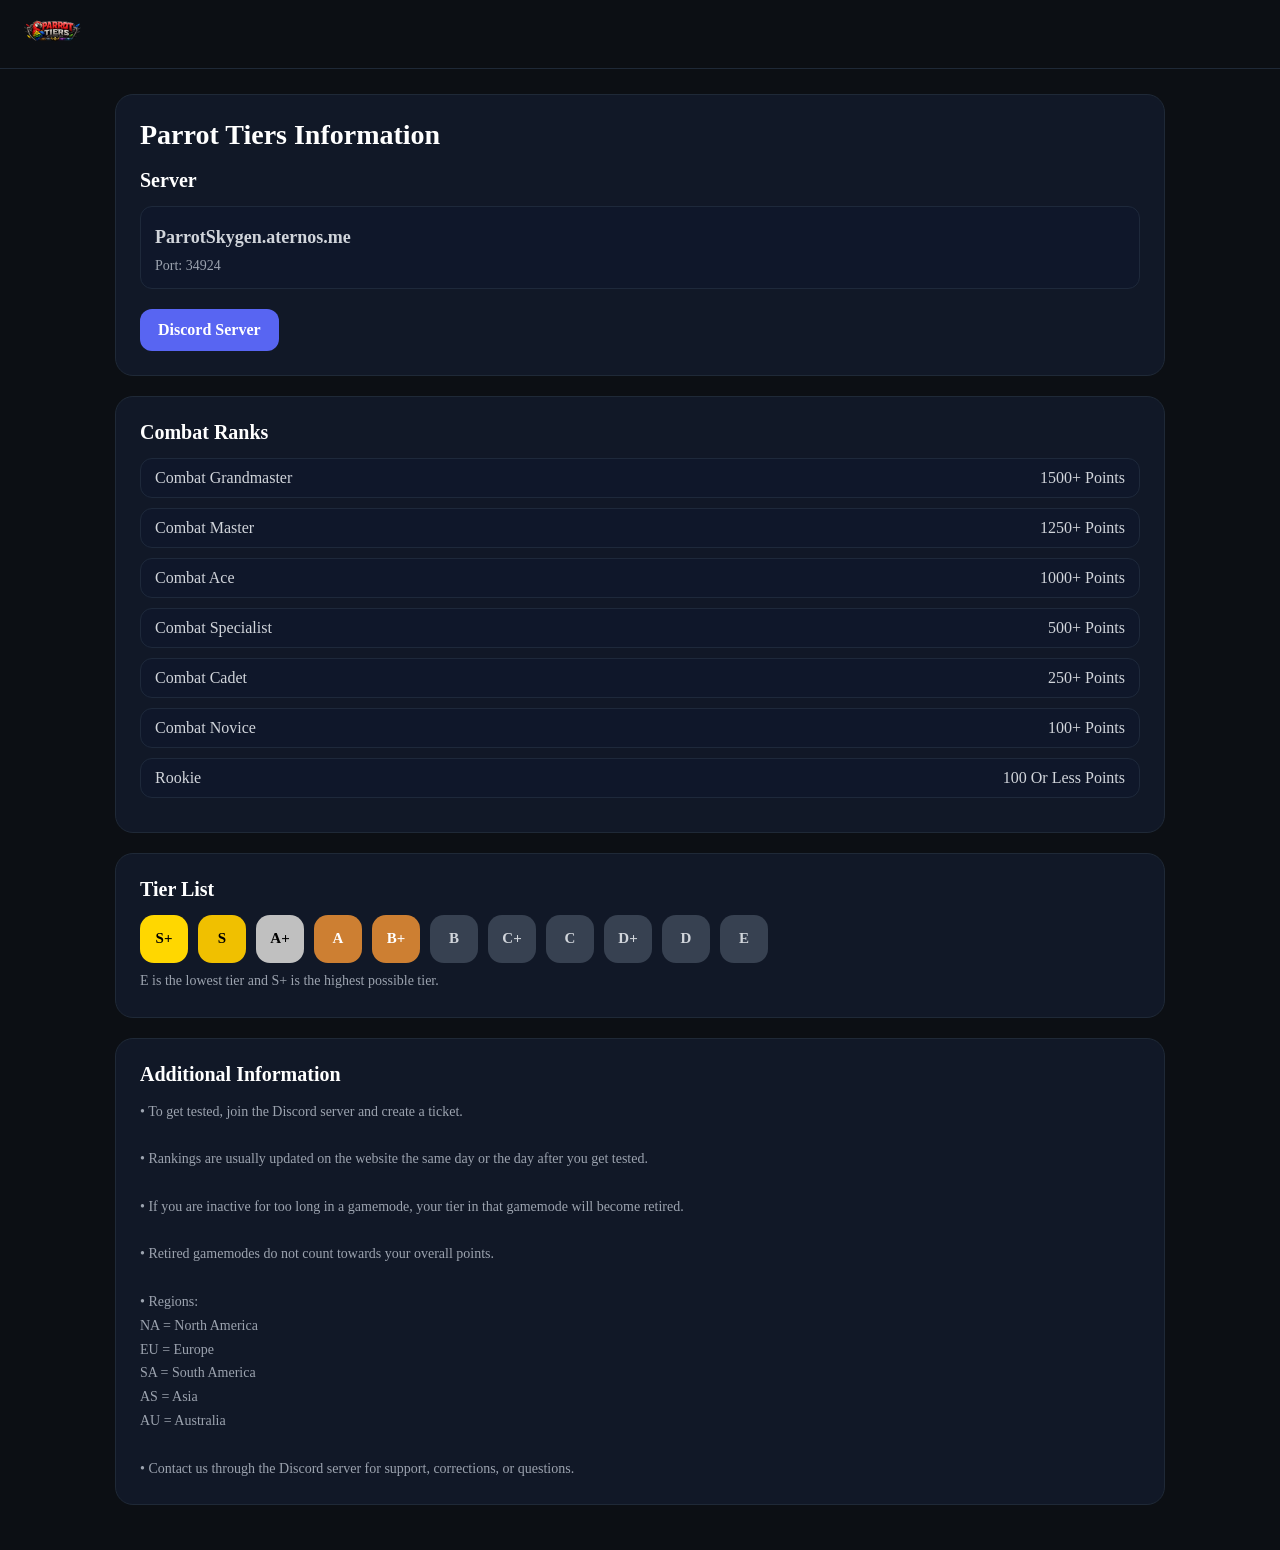
<file: info.html>
<!DOCTYPE html>
<html lang="en">
<head>
<meta charset="UTF-8">
<meta name="viewport" content="width=device-width, initial-scale=1.0">
<title>Parrot Tiers - Information</title>
<link rel="icon" href="/images/favicon.ico">

<style>
*{margin:0;padding:0;box-sizing:border-box}

body{
background:#0c0f14;
color:#d1d5db;
font-family:Inter,Segoe UI;
}

.top{
display:flex;
align-items:center;
justify-content:space-between;
padding:14px 22px;
border-bottom:1px solid #1f2937;
}

.logo{
height:40px;
cursor:pointer;
}

.container{
max-width:1100px;
margin:auto;
padding:25px;
}

.card{
background:#111827;
border:1px solid #1f2937;
border-radius:18px;
padding:24px;
margin-bottom:20px;
}

.title{
font-size:28px;
font-weight:800;
margin-bottom:18px;
color:#fff;
}

.sectionTitle{
font-size:20px;
font-weight:700;
margin-bottom:14px;
color:#fff;
}

.line{
padding:10px 14px;
background:#0f172a;
border:1px solid #1e293b;
border-radius:12px;
margin-bottom:10px;
}

.rank{
display:flex;
justify-content:space-between;
align-items:center;
}

.tiers{
display:flex;
flex-wrap:wrap;
gap:10px;
margin-top:10px;
}

.tier{
width:48px;
height:48px;
border-radius:14px;
display:flex;
align-items:center;
justify-content:center;
font-weight:800;
font-size:15px;
}

.gold{
background:#ffd700;
color:#000;
}

.gold2{
background:#f0c000;
color:#000;
}

.silver{
background:#c0c0c0;
color:#000;
}

.bronze{
background:#cd7f32;
color:#fff;
}

.grey{
background:#374151;
color:#d1d5db;
}

.discord{
display:inline-flex;
align-items:center;
gap:10px;
background:#5865F2;
padding:12px 18px;
border-radius:12px;
font-weight:700;
color:#fff;
text-decoration:none;
margin-top:10px;
}

.ip{
font-size:18px;
font-weight:700;
margin-top:10px;
}

.small{
color:#9ca3af;
font-size:14px;
margin-top:6px;
line-height:1.7;
}

@media(max-width:700px){

.rank{
flex-direction:column;
align-items:flex-start;
gap:4px;
}

.container{
padding:16px;
}

}
</style>
</head>

<body>

<div class="top">
<img src="file_00000000c5347246b0f83834a91f3221.png" class="logo" onclick="window.location.href='/'">
</div>

<div class="container">

<div class="card">
<div class="title">Parrot Tiers Information</div>

<div class="sectionTitle">Server</div>

<div class="line">
<div class="ip">ParrotSkygen.aternos.me</div>
<div class="small">Port: 34924</div>
</div>

<a class="discord" href="https://discord.gg/Q5rnbtrZxq" target="_blank">
Discord Server
</a>

</div>

<div class="card">

<div class="sectionTitle">Combat Ranks</div>

<div class="line rank">
<div>Combat Grandmaster</div>
<div>1500+ Points</div>
</div>

<div class="line rank">
<div>Combat Master</div>
<div>1250+ Points</div>
</div>

<div class="line rank">
<div>Combat Ace</div>
<div>1000+ Points</div>
</div>

<div class="line rank">
<div>Combat Specialist</div>
<div>500+ Points</div>
</div>

<div class="line rank">
<div>Combat Cadet</div>
<div>250+ Points</div>
</div>

<div class="line rank">
<div>Combat Novice</div>
<div>100+ Points</div>
</div>

<div class="line rank">
<div>Rookie</div>
<div>100 Or Less Points</div>
</div>

</div>

<div class="card">

<div class="sectionTitle">Tier List</div>

<div class="tiers">

<div class="tier gold">S+</div>
<div class="tier gold2">S</div>

<div class="tier silver">A+</div>

<div class="tier bronze">A</div>
<div class="tier bronze">B+</div>

<div class="tier grey">B</div>
<div class="tier grey">C+</div>
<div class="tier grey">C</div>
<div class="tier grey">D+</div>
<div class="tier grey">D</div>
<div class="tier grey">E</div>

</div>

<div class="small">
E is the lowest tier and S+ is the highest possible tier.
</div>

</div>

<div class="card">

<div class="sectionTitle">Additional Information</div>

<div class="small">
• To get tested, join the Discord server and create a ticket.<br><br>

• Rankings are usually updated on the website the same day or the day after you get tested.<br><br>

• If you are inactive for too long in a gamemode, your tier in that gamemode will become retired.<br><br>

• Retired gamemodes do not count towards your overall points.<br><br>

• Regions:<br>
NA = North America<br>
EU = Europe<br>
SA = South America<br>
AS = Asia<br>
AU = Australia<br><br>

• Contact us through the Discord server for support, corrections, or questions.
</div>

</div>

</div>

</body>
</html>
</file>
